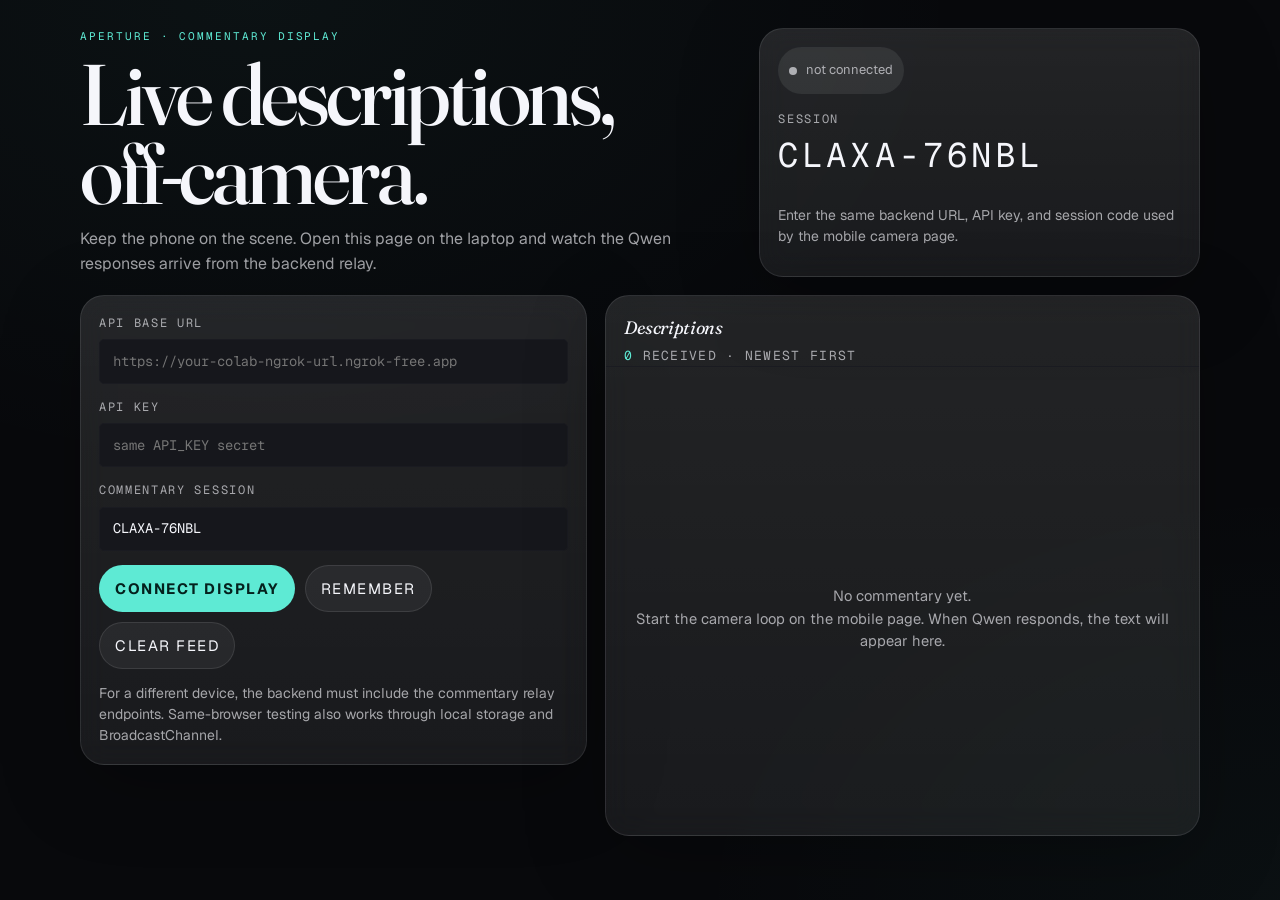
<file: commentary.html>
<!DOCTYPE html>
<html lang="en">
<head>
  <meta charset="UTF-8">
  <meta name="viewport" content="width=device-width, initial-scale=1.0, viewport-fit=cover">
  <meta name="theme-color" content="#08090c">
  <title>Aperture · Commentary Screen</title>
  <link rel="preconnect" href="https://fonts.googleapis.com">
  <link rel="preconnect" href="https://fonts.gstatic.com" crossorigin>
  <link href="https://fonts.googleapis.com/css2?family=Fraunces:opsz,wght@9..144,300..900&family=Geist:wght@100..900&family=Geist+Mono:wght@100..900&display=swap" rel="stylesheet">
  <link rel="stylesheet" href="style.css">
  <style>
    :root {
      color-scheme: dark;
      --bg: #08090c;
      --panel: rgba(255,255,255,.07);
      --panel-strong: rgba(255,255,255,.11);
      --text: #f5f6fb;
      --muted: rgba(245,246,251,.64);
      --soft: rgba(245,246,251,.10);
      --accent: #5eead4;
      --error: #fb7185;
    }
    * { box-sizing: border-box; }
    body {
      margin: 0;
      min-height: 100vh;
      font-family: Geist, system-ui, -apple-system, BlinkMacSystemFont, "Segoe UI", sans-serif;
      background:
        radial-gradient(circle at top left, rgba(94,234,212,.14), transparent 34rem),
        radial-gradient(circle at bottom right, rgba(168,85,247,.12), transparent 30rem),
        var(--bg);
      color: var(--text);
    }
    .commentary-page {
      width: min(1120px, calc(100% - 28px));
      margin: 0 auto;
      padding: 28px 0 42px;
    }
    .commentary-hero {
      display: grid;
      grid-template-columns: 1.2fr .8fr;
      gap: 18px;
      align-items: end;
      margin-bottom: 18px;
    }
    .eyebrow {
      font-family: "Geist Mono", ui-monospace, monospace;
      text-transform: uppercase;
      letter-spacing: .18em;
      font-size: 11px;
      color: var(--accent);
      margin: 0 0 10px;
    }
    h1 {
      margin: 0;
      font-family: Fraunces, Georgia, serif;
      font-size: clamp(38px, 7vw, 86px);
      line-height: .92;
      font-weight: 500;
      letter-spacing: -.04em;
    }
    .hero-sub {
      margin: 14px 0 0;
      color: var(--muted);
      font-size: 16px;
      line-height: 1.55;
      max-width: 680px;
    }
    .status-card, .config-card, .feed-card {
      border: 1px solid var(--soft);
      border-radius: 24px;
      background: linear-gradient(180deg, var(--panel-strong), var(--panel));
      box-shadow: 0 20px 80px rgba(0,0,0,.25);
      backdrop-filter: blur(14px);
    }
    .status-card {
      padding: 18px;
      align-self: stretch;
      display: grid;
      gap: 12px;
    }
    .status-pill {
      display: inline-flex;
      align-items: center;
      gap: 9px;
      width: fit-content;
      padding: 8px 11px;
      border-radius: 999px;
      background: rgba(255,255,255,.08);
      color: var(--muted);
      font-size: 13px;
    }
    .status-pill::before {
      content: "";
      width: 8px;
      height: 8px;
      border-radius: 999px;
      background: currentColor;
    }
    .status-pill[data-state="ok"] { color: var(--accent); }
    .status-pill[data-state="error"] { color: var(--error); }
    .session-big {
      font-family: "Geist Mono", ui-monospace, monospace;
      font-size: clamp(22px, 3vw, 34px);
      letter-spacing: .12em;
      word-break: break-word;
    }
    .grid {
      display: grid;
      grid-template-columns: .92fr 1.08fr;
      gap: 18px;
      align-items: start;
    }
    .config-card { padding: 18px; display: grid; gap: 14px; }
    .field { display: grid; gap: 7px; }
    label {
      color: var(--muted);
      font-size: 12px;
      text-transform: uppercase;
      letter-spacing: .14em;
      font-family: "Geist Mono", ui-monospace, monospace;
    }
    input {
      width: 100%;
      border: 1px solid var(--soft);
      border-radius: 14px;
      background: rgba(0,0,0,.28);
      color: var(--text);
      padding: 13px 14px;
      font: inherit;
      outline: none;
    }
    input:focus { border-color: rgba(94,234,212,.65); }
    .actions { display: flex; flex-wrap: wrap; gap: 10px; }
    .btn {
      border: 1px solid var(--soft);
      border-radius: 999px;
      padding: 11px 15px;
      background: rgba(255,255,255,.06);
      color: var(--text);
      font: inherit;
      cursor: pointer;
      text-decoration: none;
    }
    .btn-primary { background: var(--accent); color: #04211d; border-color: transparent; font-weight: 700; }
    .hint { color: var(--muted); line-height: 1.5; font-size: 14px; }
    .feed-card { min-height: 60vh; overflow: hidden; }
    .feed-head {
      display: flex;
      justify-content: space-between;
      align-items: start;
      gap: 12px;
      padding: 18px 18px 0;
    }
    .feed-title { margin: 0; font-size: 18px; letter-spacing: -.02em; }
    .feed-sub { margin: 4px 0 0; color: var(--muted); font-size: 13px; }
    .feed-list { display: grid; gap: 12px; padding: 18px; }
    .feed-empty {
      min-height: 48vh;
      display: grid;
      place-items: center;
      color: var(--muted);
      text-align: center;
      padding: 24px;
    }
    .feed-item {
      border: 1px solid var(--soft);
      border-radius: 18px;
      padding: 15px;
      background: rgba(0,0,0,.20);
    }
    .feed-item.is-newest { border-color: rgba(94,234,212,.5); box-shadow: 0 0 0 1px rgba(94,234,212,.16) inset; }
    .feed-meta {
      display: flex;
      flex-wrap: wrap;
      gap: 9px 12px;
      color: var(--muted);
      font-size: 12px;
      font-family: "Geist Mono", ui-monospace, monospace;
      margin-bottom: 10px;
    }
    .description { font-size: clamp(17px, 2vw, 22px); line-height: 1.55; }
    .error .description { color: var(--error); }
    @media (max-width: 840px) {
      .commentary-hero, .grid { grid-template-columns: 1fr; }
      .feed-card { min-height: 48vh; }
    }
  </style>
</head>
<body>
  <main class="commentary-page">
    <section class="commentary-hero">
      <div>
        <p class="eyebrow">aperture · commentary display</p>
        <h1>Live descriptions,<br>off-camera.</h1>
        <p class="hero-sub">Keep the phone on the scene. Open this page on the laptop and watch the Qwen responses arrive from the backend relay.</p>
      </div>
      <aside class="status-card">
        <div id="relayStatus" class="status-pill" data-state="idle">not connected</div>
        <div>
          <label>session</label>
          <div class="session-big" id="sessionReadout">—</div>
        </div>
        <div class="hint" id="statusDetail">Enter the same backend URL, API key, and session code used by the mobile camera page.</div>
      </aside>
    </section>

    <section class="grid">
      <aside class="config-card">
        <div class="field">
          <label for="apiUrl">API base URL</label>
          <input id="apiUrl" type="text" autocomplete="off" spellcheck="false" placeholder="https://your-colab-ngrok-url.ngrok-free.app">
        </div>
        <div class="field">
          <label for="apiKey">API key</label>
          <input id="apiKey" type="password" autocomplete="off" spellcheck="false" placeholder="same API_KEY secret">
        </div>
        <div class="field">
          <label for="sessionId">commentary session</label>
          <input id="sessionId" type="text" autocomplete="off" spellcheck="false" placeholder="example: A1BCD-Z9XYZ">
        </div>
        <div class="actions">
          <button class="btn btn-primary" id="connectBtn" type="button">connect display</button>
          <button class="btn" id="saveBtn" type="button">remember</button>
          <button class="btn" id="clearBtn" type="button">clear feed</button>
        </div>
        <p class="hint">For a different device, the backend must include the commentary relay endpoints. Same-browser testing also works through local storage and BroadcastChannel.</p>
      </aside>

      <section class="feed-card">
        <header class="feed-head">
          <div>
            <h2 class="feed-title">Descriptions</h2>
            <p class="feed-sub"><span id="feedCount">0</span> received · newest first</p>
          </div>
        </header>
        <div class="feed-list" id="feedList" aria-live="polite"></div>
        <div class="feed-empty" id="feedEmpty">
          <div>
            <p>No commentary yet.</p>
            <p class="hint">Start the camera loop on the mobile page. When Qwen responds, the text will appear here.</p>
          </div>
        </div>
      </section>
    </section>
  </main>

  <script src="commentary.js?v=4"></script>
</body>
</html>
</file>
<file: style.css>
/* ============================================================
   APERTURE — Frame Intelligence Console
   Aesthetic: surveillance ops + editorial design
   ============================================================ */

:root {
  /* Palette — deep, almost-black with cool undertones */
  --bg:           #08090c;
  --bg-deep:      #050609;
  --surface-1:    #101115;
  --surface-2:    #16171c;
  --surface-3:    #1d1e24;
  --border:       #25262d;
  --border-soft:  #1a1b21;
  --border-bright:#363740;

  /* Type */
  --text:         #ebecef;
  --text-mute:    #82838c;
  --text-faint:   #4a4b54;

  /* One precise accent — a refined teal that reads as "signal" */
  --accent:       #5eead4;
  --accent-deep:  #2dd4bf;
  --accent-glow:  rgba(94, 234, 212, 0.18);
  --accent-soft:  rgba(94, 234, 212, 0.08);

  /* Status */
  --success:      #4ade80;
  --warning:      #fbbf24;
  --error:        #f87171;

  /* Type stacks */
  --font-display: 'Fraunces', ui-serif, Georgia, serif;
  --font-body:    'Geist', ui-sans-serif, system-ui, sans-serif;
  --font-mono:    'Geist Mono', ui-monospace, 'SF Mono', Menlo, monospace;

  /* Radii — small and intentional, not friendly-app rounded */
  --r-xs: 3px;
  --r-sm: 5px;
  --r-md: 8px;
  --r-lg: 12px;

  /* Motion */
  --ease: cubic-bezier(.2, .7, .2, 1);
  --ease-out: cubic-bezier(.16, 1, .3, 1);
}

* { box-sizing: border-box; margin: 0; padding: 0; }

html { color-scheme: dark; -webkit-text-size-adjust: 100%; }

body {
  font-family: var(--font-body);
  font-size: 15px;
  line-height: 1.55;
  color: var(--text);
  background: var(--bg);
  font-feature-settings: 'cv11', 'ss01', 'ss03';
  -webkit-font-smoothing: antialiased;
  -moz-osx-font-smoothing: grayscale;
  min-height: 100dvh;
  overflow-x: hidden;
}

/* Subtle film-grain overlay for atmosphere */
.grain {
  position: fixed; inset: 0;
  pointer-events: none;
  z-index: 100;
  opacity: 0.025;
  background-image: url("data:image/svg+xml;utf8,<svg xmlns='http://www.w3.org/2000/svg' width='200' height='200'><filter id='n'><feTurbulence type='fractalNoise' baseFrequency='0.85' numOctaves='2' stitchTiles='stitch'/></filter><rect width='100%' height='100%' filter='url(%23n)'/></svg>");
}

/* Backdrop atmosphere — a faint vignette toward the edges */
body::before {
  content: ''; position: fixed; inset: 0; z-index: -1;
  background:
    radial-gradient(ellipse 1200px 800px at 20% 0%, rgba(94, 234, 212, 0.04), transparent 60%),
    radial-gradient(ellipse 1000px 700px at 100% 100%, rgba(94, 234, 212, 0.03), transparent 60%),
    var(--bg);
}

a { color: var(--accent); text-decoration: none; }
a:hover { text-decoration: underline; text-underline-offset: 3px; }

button, input, textarea, select {
  font: inherit; color: inherit;
}

/* ============================================================
   TOPBAR
   ============================================================ */

.topbar {
  display: flex; justify-content: space-between; align-items: center;
  gap: 1.5rem;
  padding: 1.25rem 2rem;
  border-bottom: 1px solid var(--border-soft);
  background: linear-gradient(to bottom, rgba(16, 17, 21, 0.6), transparent);
  backdrop-filter: blur(8px);
  -webkit-backdrop-filter: blur(8px);
  position: sticky; top: 0; z-index: 50;
}

.brand { display: flex; align-items: center; gap: 0.7rem; }
.brand-mark {
  width: 34px; height: 34px;
  display: grid; place-items: center;
  border: 1px solid var(--border);
  border-radius: var(--r-sm);
  color: var(--accent);
  background: var(--surface-1);
}
.brand-text { display: flex; flex-direction: column; line-height: 1.1; }
.brand-name {
  font-family: var(--font-display);
  font-weight: 500;
  font-size: 1.2rem;
  letter-spacing: -0.01em;
  font-style: italic;
}
.brand-tag {
  font-family: var(--font-mono);
  font-size: 0.65rem;
  color: var(--text-faint);
  text-transform: uppercase;
  letter-spacing: 0.15em;
  margin-top: 2px;
}

/* Connection status pill */
.pill {
  display: inline-flex; align-items: center; gap: 0.5rem;
  padding: 0.35rem 0.75rem;
  border: 1px solid var(--border);
  border-radius: 999px;
  background: var(--surface-1);
  font-family: var(--font-mono);
  font-size: 0.72rem;
  text-transform: uppercase;
  letter-spacing: 0.1em;
  color: var(--text-mute);
}
.pill-dot {
  width: 7px; height: 7px;
  border-radius: 50%;
  background: var(--text-faint);
  flex-shrink: 0;
}
.pill[data-state="ok"]      { color: var(--accent); border-color: rgba(94, 234, 212, 0.35); background: var(--accent-soft); }
.pill[data-state="ok"] .pill-dot { background: var(--accent); animation: pulse 1.6s ease-in-out infinite; }
.pill[data-state="loading"] { color: var(--warning); border-color: rgba(251, 191, 36, 0.3); }
.pill[data-state="loading"] .pill-dot { background: var(--warning); animation: pulse 1s ease-in-out infinite; }
.pill[data-state="error"]   { color: var(--error); border-color: rgba(248, 113, 113, 0.3); }
.pill[data-state="error"] .pill-dot { background: var(--error); }

@keyframes pulse {
  0%, 100% { box-shadow: 0 0 0 0 currentColor; opacity: 1; }
  50%      { box-shadow: 0 0 0 4px transparent; opacity: 0.5; }
}

/* ============================================================
   MODE SWITCH (description vs anpr)
   ============================================================ */

.mode-switch {
  display: flex;
  position: relative;
  background: var(--surface-1);
  border: 1px solid var(--border-soft);
  border-radius: var(--r-sm);
  padding: 3px;
}
.mode-btn {
  background: transparent;
  border: 0;
  padding: 0.5rem 1rem;
  cursor: pointer;
  display: flex;
  align-items: baseline;
  gap: 0.5rem;
  position: relative;
  z-index: 1;
  border-radius: var(--r-xs);
  color: var(--text-mute);
  transition: color 0.2s var(--ease);
  white-space: nowrap;
}
.mode-btn:hover { color: var(--text); }
.mode-btn.is-active { color: var(--bg-deep); }
.mode-btn-num {
  font-family: var(--font-mono);
  font-size: 0.6rem;
  letter-spacing: 0.18em;
  opacity: 0.75;
}
.mode-btn-label {
  font-family: var(--font-display);
  font-style: italic;
  font-size: 0.95rem;
  letter-spacing: -0.005em;
}
.mode-rail {
  position: absolute;
  top: 3px; bottom: 3px;
  background: var(--accent);
  border-radius: var(--r-xs);
  transition: left 0.32s var(--ease-out), width 0.32s var(--ease-out);
  z-index: 0;
  box-shadow: 0 4px 12px -4px var(--accent-glow);
}

/* ============================================================
   PAGE
   ============================================================ */

.page {
  max-width: 1320px;
  margin: 0 auto;
  padding: 3rem 2rem 6rem;
}

/* HERO */
.hero {
  margin-bottom: 3rem;
  max-width: 760px;
}
.hero-title {
  font-family: var(--font-display);
  font-weight: 350;
  font-size: clamp(2.2rem, 5.5vw, 3.6rem);
  line-height: 1.05;
  letter-spacing: -0.025em;
  margin-bottom: 1rem;
  font-variation-settings: 'opsz' 144;
}
.hero-title em {
  font-style: italic;
  color: var(--accent);
  font-weight: 300;
}
.hero-sub {
  color: var(--text-mute);
  font-size: 1.08rem;
  max-width: 580px;
}

/* CONFIG */
.config {
  background: var(--surface-1);
  border: 1px solid var(--border-soft);
  border-radius: var(--r-md);
  margin-bottom: 2rem;
  overflow: hidden;
}
.config-toggle {
  width: 100%;
  padding: 1rem 1.25rem;
  background: transparent;
  border: 0;
  display: flex; align-items: center; justify-content: space-between;
  cursor: pointer;
  text-align: left;
  transition: background 0.15s var(--ease);
}
.config-toggle:hover { background: var(--surface-2); }
.config-label {
  font-family: var(--font-mono);
  font-size: 0.72rem;
  text-transform: uppercase;
  letter-spacing: 0.18em;
  color: var(--text-mute);
}
.config-chev {
  color: var(--text-faint);
  font-size: 1rem;
  transition: transform 0.2s var(--ease);
}
.config-toggle[aria-expanded="false"] .config-chev { transform: rotate(-90deg); }

.config-body {
  display: grid;
  grid-template-columns: 1fr 1fr;
  gap: 1rem 1.25rem;
  padding: 0 1.25rem 1.25rem;
  border-top: 1px solid var(--border-soft);
  padding-top: 1.25rem;
}
.config-toggle[aria-expanded="false"] + .config-body { display: none; }

.field-actions {
  grid-column: 1 / -1;
  display: flex; align-items: center; gap: 0.75rem;
  flex-wrap: wrap;
}
.config-hint {
  font-family: var(--font-mono);
  font-size: 0.78rem;
  color: var(--text-mute);
}

/* ============================================================
   FIELDS / INPUTS
   ============================================================ */

.field { display: flex; flex-direction: column; gap: 0.4rem; }
.field-wide { grid-column: 1 / -1; }
.field-opt {
  font-family: var(--font-mono);
  font-size: 0.65rem;
  color: var(--text-faint);
  text-transform: uppercase;
  letter-spacing: 0.1em;
  margin-left: 0.4rem;
}

label {
  font-family: var(--font-mono);
  font-size: 0.72rem;
  text-transform: uppercase;
  letter-spacing: 0.12em;
  color: var(--text-mute);
}

input[type="text"],
input[type="password"],
input[type="number"],
select,
textarea {
  background: var(--surface-2);
  border: 1px solid var(--border-soft);
  border-radius: var(--r-sm);
  padding: 0.65rem 0.8rem;
  color: var(--text);
  font-family: var(--font-mono);
  font-size: 0.86rem;
  transition: border-color 0.15s var(--ease), background 0.15s var(--ease);
  width: 100%;
}
input:focus, select:focus, textarea:focus {
  outline: none;
  border-color: var(--accent);
  background: var(--surface-1);
  box-shadow: 0 0 0 3px var(--accent-soft);
}
textarea {
  font-family: var(--font-body);
  font-size: 0.92rem;
  line-height: 1.5;
  resize: vertical;
  min-height: 4em;
}

/* Range slider */
input[type="range"] {
  -webkit-appearance: none; appearance: none;
  background: transparent;
  padding: 0; height: 30px;
  width: 100%;
}
input[type="range"]::-webkit-slider-runnable-track {
  height: 3px; background: var(--surface-3);
  border-radius: 999px;
}
input[type="range"]::-moz-range-track {
  height: 3px; background: var(--surface-3);
  border-radius: 999px;
}
input[type="range"]::-webkit-slider-thumb {
  -webkit-appearance: none; appearance: none;
  width: 16px; height: 16px;
  background: var(--accent);
  border-radius: 50%;
  margin-top: -6.5px;
  box-shadow: 0 0 0 4px var(--accent-soft);
  transition: transform 0.15s var(--ease);
}
input[type="range"]::-webkit-slider-thumb:hover { transform: scale(1.15); }
input[type="range"]::-moz-range-thumb {
  width: 16px; height: 16px;
  background: var(--accent);
  border: 0; border-radius: 50%;
  box-shadow: 0 0 0 4px var(--accent-soft);
  cursor: pointer;
}

select {
  appearance: none; -webkit-appearance: none;
  background-image: url("data:image/svg+xml;utf8,<svg xmlns='http://www.w3.org/2000/svg' width='10' height='6' viewBox='0 0 10 6'><path fill='%2382838c' d='M0 0l5 6 5-6z'/></svg>");
  background-repeat: no-repeat;
  background-position: calc(100% - 0.8rem) center;
  padding-right: 2rem;
  cursor: pointer;
}

/* Camera picker: dropdown + flip button side-by-side */
.camera-picker {
  display: flex;
  gap: 0.5rem;
  align-items: stretch;
}
.camera-picker select { flex: 1; min-width: 0; }
.btn-flip {
  display: grid;
  place-items: center;
  width: 42px;
  flex-shrink: 0;
  background: var(--surface-2);
  border: 1px solid var(--border-soft);
  border-radius: var(--r-sm);
  color: var(--text-mute);
  cursor: pointer;
  transition: all 0.18s var(--ease);
}
.btn-flip:hover:not(:disabled) {
  background: var(--surface-3);
  border-color: var(--accent);
  color: var(--accent);
  transform: rotate(180deg);
}
.btn-flip:disabled {
  opacity: 0.35;
  cursor: not-allowed;
}
.btn-flip:focus-visible {
  outline: none;
  box-shadow: 0 0 0 3px var(--accent-soft);
}

/* ============================================================
   BUTTONS — distinctive, sharp
   ============================================================ */

.btn {
  display: inline-flex; align-items: center; gap: 0.5rem;
  padding: 0.65rem 1.1rem;
  border: 1px solid transparent;
  border-radius: var(--r-sm);
  font-family: var(--font-mono);
  font-size: 0.78rem;
  text-transform: uppercase;
  letter-spacing: 0.1em;
  font-weight: 500;
  cursor: pointer;
  transition: all 0.18s var(--ease);
  white-space: nowrap;
  background: transparent;
  color: var(--text);
}
.btn:disabled { opacity: 0.35; cursor: not-allowed; }
.btn:focus-visible {
  outline: none;
  box-shadow: 0 0 0 3px var(--accent-soft);
}

.btn-primary {
  background: var(--text);
  color: var(--bg);
  border-color: var(--text);
}
.btn-primary:hover:not(:disabled) {
  background: var(--accent);
  border-color: var(--accent);
  color: var(--bg-deep);
  box-shadow: 0 8px 24px -8px var(--accent-glow);
}

.btn-accent {
  background: var(--accent);
  color: var(--bg-deep);
  border-color: var(--accent);
  font-weight: 600;
}
.btn-accent:hover:not(:disabled) {
  background: var(--accent-deep);
  border-color: var(--accent-deep);
  box-shadow: 0 8px 24px -8px var(--accent-glow);
  transform: translateY(-1px);
}
.btn-accent.is-active {
  background: var(--error);
  border-color: var(--error);
  color: var(--bg-deep);
  animation: live 1.6s ease-in-out infinite;
}
@keyframes live {
  0%, 100% { box-shadow: 0 0 0 0 rgba(248, 113, 113, 0.4); }
  50%      { box-shadow: 0 0 0 6px rgba(248, 113, 113, 0); }
}

.btn-secondary {
  background: var(--surface-2);
  border-color: var(--border);
  color: var(--text);
}
.btn-secondary:hover:not(:disabled) {
  background: var(--surface-3);
  border-color: var(--border-bright);
}

.btn-ghost {
  background: transparent;
  border-color: var(--border-soft);
  color: var(--text-mute);
}
.btn-ghost:hover:not(:disabled) {
  background: var(--surface-2);
  color: var(--text);
  border-color: var(--border);
}

.btn-large { padding: 0.85rem 1.5rem; font-size: 0.82rem; }
.btn-small { padding: 0.4rem 0.75rem; font-size: 0.7rem; }

.btn-icon {
  font-family: var(--font-mono);
  font-size: 1.1em;
  margin-right: 0.2rem;
}

.action-row {
  display: flex; align-items: center; gap: 0.6rem;
  flex-wrap: wrap;
  margin-top: 1rem;
}
.action-divider {
  flex: 1;
  border-top: 1px dashed var(--border-soft);
  margin: 0 0.4rem;
  min-width: 1rem;
}

/* ============================================================
   WORKSPACE LAYOUT
   ============================================================ */

.workspace {
  display: grid;
  grid-template-columns: 1fr 380px;
  gap: 1.5rem;
}

.panel {
  background: var(--surface-1);
  border: 1px solid var(--border-soft);
  border-radius: var(--r-md);
  overflow: hidden;
  display: flex; flex-direction: column;
}

.panel-primary { padding: 0; }
.panel-feed { padding: 0; min-height: 600px; }

/* ============================================================
   TABS
   ============================================================ */

.tabs {
  display: flex;
  position: relative;
  border-bottom: 1px solid var(--border-soft);
  background: var(--bg-deep);
}
.tab {
  flex: 1;
  padding: 1.1rem 1.25rem;
  background: transparent;
  border: 0;
  cursor: pointer;
  display: flex; flex-direction: column; gap: 0.2rem;
  align-items: flex-start;
  text-align: left;
  position: relative;
  transition: background 0.15s var(--ease);
  color: var(--text-mute);
}
.tab:hover { color: var(--text); background: var(--surface-2); }
.tab.is-active { color: var(--text); }

.tab-num {
  font-family: var(--font-mono);
  font-size: 0.65rem;
  letter-spacing: 0.15em;
  color: var(--text-faint);
}
.tab-label {
  font-family: var(--font-display);
  font-size: 1.05rem;
  font-weight: 400;
  font-style: italic;
  letter-spacing: -0.01em;
}
.tab-rail {
  position: absolute;
  bottom: -1px; left: 0;
  height: 2px;
  background: var(--accent);
  transition: left 0.32s var(--ease-out), width 0.32s var(--ease-out);
  box-shadow: 0 0 12px var(--accent-glow);
}

.tabpanel {
  padding: 1.5rem;
  display: none;
  animation: tab-in 0.3s var(--ease-out);
}
.tabpanel.is-active { display: block; }
@keyframes tab-in {
  from { opacity: 0; transform: translateY(4px); }
  to   { opacity: 1; transform: translateY(0); }
}

/* ============================================================
   DROPZONE
   ============================================================ */

.dropzone {
  display: block;
  position: relative;
  border: 1.5px dashed var(--border-bright);
  border-radius: var(--r-md);
  background: var(--bg-deep);
  cursor: pointer;
  transition: border-color 0.18s var(--ease), background 0.18s var(--ease);
  min-height: 320px;
  display: grid; place-items: center;
  overflow: hidden;
}
.dropzone:hover, .dropzone.is-drag {
  border-color: var(--accent);
  background: var(--accent-soft);
}
.dropzone-empty {
  text-align: center;
  color: var(--text-mute);
  padding: 2rem;
}
.dropzone-empty svg { color: var(--text-faint); margin-bottom: 1rem; }
.dropzone-title { font-size: 1rem; color: var(--text); margin-bottom: 0.4rem; }
.dropzone-title u { color: var(--accent); text-decoration-thickness: 1px; }
.dropzone-sub {
  font-family: var(--font-mono);
  font-size: 0.72rem;
  color: var(--text-faint);
  text-transform: uppercase;
  letter-spacing: 0.1em;
}
#imagePreview {
  width: 100%;
  height: 100%;
  max-height: 480px;
  object-fit: contain;
  display: block;
}

/* ============================================================
   VIDEO FRAME
   ============================================================ */

.video-frame {
  position: relative;
  width: 100%;
  aspect-ratio: 16 / 9;
  background: #000;
  border: 1px solid var(--border-soft);
  border-radius: var(--r-md);
  overflow: hidden;
}
.video-frame-cctv { margin-top: 1rem; }
.video-frame video {
  width: 100%; height: 100%;
  object-fit: contain;
  background: #000;
}
.video-empty {
  position: absolute; inset: 0;
  display: grid; place-items: center;
  text-align: center;
  color: var(--text-mute);
  background:
    repeating-linear-gradient(
      45deg, transparent, transparent 12px,
      rgba(255,255,255,0.012) 12px, rgba(255,255,255,0.012) 24px
    ),
    var(--bg-deep);
}
.video-empty p { font-size: 0.95rem; }
.video-empty p + p { margin-top: 0.4rem; }
.video-empty-hint {
  font-family: var(--font-mono);
  font-size: 0.72rem;
  color: var(--text-faint);
  text-transform: uppercase;
  letter-spacing: 0.1em;
}
.video-overlay {
  position: absolute;
  top: 0.75rem; left: 0.75rem;
  display: flex; align-items: center; gap: 0.5rem;
  padding: 0.35rem 0.7rem;
  background: rgba(8, 9, 12, 0.7);
  backdrop-filter: blur(10px);
  -webkit-backdrop-filter: blur(10px);
  border: 1px solid rgba(94, 234, 212, 0.3);
  border-radius: var(--r-xs);
  font-family: var(--font-mono);
  font-size: 0.72rem;
  text-transform: uppercase;
  letter-spacing: 0.1em;
  color: var(--text);
  z-index: 5;
}
.overlay-dot {
  width: 7px; height: 7px;
  background: var(--error);
  border-radius: 50%;
  animation: pulse 1.4s ease-in-out infinite;
}

/* Prompt block */
.prompt-block {
  margin-top: 1.25rem;
  display: flex; flex-direction: column; gap: 0.4rem;
}

.control-grid {
  display: grid;
  grid-template-columns: 1fr 1fr;
  gap: 1rem 1.25rem;
  margin-top: 1.25rem;
}
.control-grid-rtsp {
  grid-template-columns: 1fr 1fr;
  margin-top: 1rem;
}

/* Warning callout */
.warning-callout {
  background: rgba(251, 191, 36, 0.05);
  border: 1px solid rgba(251, 191, 36, 0.2);
  border-radius: var(--r-sm);
  padding: 0.7rem 0.9rem;
  margin-bottom: 1.25rem;
  color: var(--text-mute);
  font-size: 0.85rem;
}
.warning-callout summary {
  cursor: pointer;
  font-family: var(--font-mono);
  font-size: 0.74rem;
  text-transform: uppercase;
  letter-spacing: 0.1em;
  color: var(--warning);
  list-style: none;
}
.warning-callout summary::before {
  content: '+ ';
  font-family: var(--font-mono);
}
.warning-callout[open] summary::before { content: '− '; }
.warning-callout p { margin-top: 0.5rem; line-height: 1.5; }

/* ============================================================
   FEED (descriptions)
   ============================================================ */

.feed-head {
  display: flex; justify-content: space-between; align-items: flex-start;
  padding: 1.25rem 1.25rem 1rem;
  border-bottom: 1px solid var(--border-soft);
}
.feed-title {
  font-family: var(--font-display);
  font-style: italic;
  font-weight: 400;
  font-size: 1.1rem;
  letter-spacing: -0.01em;
}
.feed-sub {
  font-family: var(--font-mono);
  font-size: 0.7rem;
  color: var(--text-faint);
  text-transform: uppercase;
  letter-spacing: 0.1em;
  margin-top: 0.25rem;
}
#feedCount { color: var(--accent); }

.feed-list {
  flex: 1;
  padding: 0.75rem;
  overflow-y: auto;
  max-height: 720px;
  display: flex;
  flex-direction: column;
  gap: 0.6rem;
}
.feed-list::-webkit-scrollbar { width: 4px; }
.feed-list::-webkit-scrollbar-track { background: transparent; }
.feed-list::-webkit-scrollbar-thumb {
  background: var(--surface-3);
  border-radius: 999px;
}
.feed-list::-webkit-scrollbar-thumb:hover { background: var(--border-bright); }

.feed-empty {
  flex: 1;
  display: grid; place-items: center;
  text-align: center;
  color: var(--text-faint);
  padding: 2rem;
}
.feed-empty p { font-size: 0.92rem; }
.feed-empty-hint {
  font-family: var(--font-mono);
  font-size: 0.7rem;
  text-transform: uppercase;
  letter-spacing: 0.1em;
  margin-top: 0.4rem;
}

.feed-item {
  position: relative;
  background: var(--surface-2);
  border: 1px solid var(--border-soft);
  border-left: 2px solid var(--accent);
  border-radius: var(--r-sm);
  padding: 0.75rem 0.9rem;
  animation: feed-in 0.4s var(--ease-out);
}
.feed-item.is-newest {
  border-left-color: var(--accent);
  box-shadow: 0 0 0 1px var(--accent-soft), 0 8px 24px -8px var(--accent-glow);
}
.feed-item.src-image   { border-left-color: var(--success); }
.feed-item.src-webcam  { border-left-color: var(--accent); }
.feed-item.src-cctv    { border-left-color: var(--warning); }
.feed-item.src-error   { border-left-color: var(--error); }

@keyframes feed-in {
  from { opacity: 0; transform: translateY(-8px); }
  to   { opacity: 1; transform: translateY(0); }
}

.feed-item-head {
  display: flex; justify-content: space-between; align-items: center;
  margin-bottom: 0.5rem;
  font-family: var(--font-mono);
  font-size: 0.68rem;
  text-transform: uppercase;
  letter-spacing: 0.1em;
}
.feed-item-time { color: var(--text-faint); }
.feed-item-source {
  color: var(--text-mute);
  background: var(--surface-3);
  padding: 0.15rem 0.45rem;
  border-radius: var(--r-xs);
}
.feed-item-body {
  font-size: 0.9rem;
  line-height: 1.5;
  color: var(--text);
}
.feed-item.src-error .feed-item-body { color: var(--error); }
.feed-item-foot {
  display: flex; gap: 0.75rem;
  margin-top: 0.6rem;
  font-family: var(--font-mono);
  font-size: 0.65rem;
  color: var(--text-faint);
  text-transform: uppercase;
  letter-spacing: 0.1em;
}
.feed-item-foot span::before { content: ''; }
.feed-item-foot .stat-key { color: var(--text-faint); }
.feed-item-foot .stat-val { color: var(--text-mute); }

/* ============================================================
   STATS STRIP
   ============================================================ */

.stats {
  display: grid;
  grid-template-columns: repeat(6, 1fr);
  gap: 1px;
  margin-top: 2rem;
  background: var(--border-soft);
  border: 1px solid var(--border-soft);
  border-radius: var(--r-md);
  overflow: hidden;
}
.stat {
  background: var(--surface-1);
  padding: 0.85rem 1rem;
  display: flex; flex-direction: column; gap: 0.25rem;
  min-width: 0;
}
.stat-label {
  font-family: var(--font-mono);
  font-size: 0.62rem;
  text-transform: uppercase;
  letter-spacing: 0.18em;
  color: var(--text-faint);
}
.stat-value {
  font-size: 1rem;
  color: var(--text);
  font-feature-settings: 'tnum';
  white-space: nowrap;
  overflow: hidden;
  text-overflow: ellipsis;
}
.mono { font-family: var(--font-mono); }

/* ============================================================
   SIGNOFF — credit + github + meta
   ============================================================ */

.signoff {
  margin-top: 5rem;
  position: relative;
}

/* Hairline divider with a small ornament centered on it.
   The trick is two pseudo-borders flanking the mark so the ornament
   "sits on" the line rather than below it. */
.signoff-rule {
  position: relative;
  height: 1px;
  background: linear-gradient(
    to right,
    transparent 0%,
    var(--border-soft) 15%,
    var(--border) 50%,
    var(--border-soft) 85%,
    transparent 100%
  );
  margin-bottom: 3rem;
}
.signoff-mark {
  position: absolute;
  top: 50%;
  left: 50%;
  transform: translate(-50%, -50%);
  background: var(--bg);
  padding: 0 0.85rem;
  font-size: 0.65rem;
  color: var(--accent);
  letter-spacing: 0;
  user-select: none;
}

.signoff-grid {
  display: grid;
  grid-template-columns: 1fr auto;
  gap: 3rem;
  align-items: end;
}

/* Credit block — the main visual moment */
.signoff-eyebrow {
  font-family: var(--font-mono);
  font-size: 0.65rem;
  text-transform: uppercase;
  letter-spacing: 0.22em;
  color: var(--text-faint);
  margin-bottom: 0.6rem;
}
.signoff-title {
  font-family: var(--font-display);
  font-weight: 350;
  font-size: clamp(1.6rem, 3vw, 2.1rem);
  line-height: 1.1;
  letter-spacing: -0.02em;
  color: var(--text);
  margin-bottom: 1rem;
  font-variation-settings: 'opsz' 144;
}
.signoff-title em {
  font-style: italic;
  color: var(--accent);
  font-weight: 400;
  /* a touch of optical compensation — italics often need it */
  margin-left: 0.05em;
}

/* GitHub link — distinct interaction */
.signoff-github {
  display: inline-flex;
  align-items: center;
  gap: 0.6rem;
  padding: 0.55rem 0.9rem;
  background: var(--surface-1);
  border: 1px solid var(--border);
  border-radius: var(--r-sm);
  font-family: var(--font-mono);
  font-size: 0.78rem;
  color: var(--text-mute);
  text-decoration: none;
  transition: all 0.22s var(--ease);
  position: relative;
  overflow: hidden;
}
.signoff-github::before {
  content: '';
  position: absolute;
  inset: 0;
  background: linear-gradient(
    120deg,
    transparent 0%,
    var(--accent-soft) 50%,
    transparent 100%
  );
  opacity: 0;
  transition: opacity 0.3s var(--ease);
  pointer-events: none;
}
.signoff-github:hover {
  color: var(--accent);
  border-color: var(--accent);
  background: var(--surface-2);
  text-decoration: none;
  transform: translateY(-1px);
}
.signoff-github:hover::before { opacity: 1; }
.signoff-github:hover .signoff-arrow {
  transform: translate(2px, -2px);
}
.signoff-handle { position: relative; z-index: 1; }
.signoff-arrow {
  font-family: var(--font-mono);
  color: var(--text-faint);
  transition: transform 0.22s var(--ease), color 0.22s var(--ease);
  position: relative;
  z-index: 1;
}
.signoff-github:hover .signoff-arrow { color: var(--accent); }

/* Meta column — system metadata in dl form, like a colophon */
.signoff-meta {
  display: flex;
  flex-direction: column;
  align-items: flex-end;
  gap: 1.5rem;
  text-align: right;
}
.signoff-meta-list {
  display: flex;
  flex-direction: column;
  gap: 0.55rem;
  font-family: var(--font-mono);
  font-size: 0.72rem;
}
.signoff-meta-list > div {
  display: flex;
  gap: 0.75rem;
  align-items: baseline;
  justify-content: flex-end;
}
.signoff-meta-list dt {
  color: var(--text-faint);
  text-transform: uppercase;
  letter-spacing: 0.15em;
  font-size: 0.62rem;
}
.signoff-meta-list dd {
  color: var(--text);
  letter-spacing: 0.04em;
}

.signoff-docs {
  display: inline-flex;
  align-items: center;
  gap: 0.4rem;
  font-family: var(--font-mono);
  font-size: 0.7rem;
  text-transform: uppercase;
  letter-spacing: 0.14em;
  color: var(--text-mute);
  text-decoration: none;
  transition: color 0.18s var(--ease);
}
.signoff-docs:hover {
  color: var(--accent);
  text-decoration: none;
}
.signoff-docs:hover .signoff-arrow {
  transform: translate(2px, -2px);
  color: var(--accent);
}

/* ============================================================
   DETECTION OVERLAY (ANPR mode)
   ============================================================ */

/* Sits on top of <video> or <img> inside .video-frame / .dropzone.
   Pointer-events none so the underlying media still receives clicks. */
.detection-overlay {
  position: absolute;
  inset: 0;
  width: 100%;
  height: 100%;
  pointer-events: none;
  z-index: 4;
  display: none;
}
.video-frame, .dropzone {
  position: relative;  /* anchor for the absolute overlay */
}
/* Show overlays only in ANPR mode */
body[data-mode="anpr"] .detection-overlay {
  display: block;
}

/* ============================================================
   PLATE CARDS (right-side panel, ANPR mode)
   ============================================================ */

.plate-item {
  background: var(--surface-2);
  border: 1px solid var(--border-soft);
  border-left: 2px solid var(--accent);
  border-radius: var(--r-sm);
  padding: 0.75rem 0.9rem;
  display: grid;
  grid-template-columns: auto 1fr;
  gap: 0.75rem;
  align-items: center;
  animation: feed-in 0.4s var(--ease-out);
}
.plate-item.is-newest {
  border-left-color: var(--accent);
  box-shadow: 0 0 0 1px var(--accent-soft), 0 8px 24px -8px var(--accent-glow);
}
.plate-thumb {
  width: 56px;
  height: 36px;
  background: var(--bg-deep);
  border-radius: var(--r-xs);
  overflow: hidden;
  flex-shrink: 0;
  border: 1px solid var(--border);
}
.plate-thumb img {
  width: 100%;
  height: 100%;
  object-fit: cover;
  display: block;
}
.plate-info {
  min-width: 0;  /* allow truncation */
}
.plate-text {
  font-family: var(--font-mono);
  font-size: 0.95rem;
  font-weight: 600;
  color: var(--text);
  letter-spacing: 0.05em;
  word-break: break-all;
}
.plate-meta {
  display: flex;
  gap: 0.7rem;
  margin-top: 0.3rem;
  font-family: var(--font-mono);
  font-size: 0.62rem;
  text-transform: uppercase;
  letter-spacing: 0.1em;
  color: var(--text-faint);
}
.plate-meta-time { color: var(--text-mute); }
.plate-meta-conf { color: var(--accent); }

/* Mode-toggle helpers — anything tagged with data-mode-show is hidden when
   the body's data-mode doesn't match */
body:not([data-mode="describe"]) [data-mode-show="describe"] { display: none !important; }
body:not([data-mode="anpr"])     [data-mode-show="anpr"]     { display: none !important; }

/* Hide the [data-mode] sub-spans inside hero text when not active */
body:not([data-mode="describe"]) [data-mode-text] [data-mode="describe"] { display: none; }
body:not([data-mode="anpr"])     [data-mode-text] [data-mode="anpr"]     { display: none; }
body[data-mode="describe"] [data-mode-text] [data-mode="describe"] { display: inline; }
body[data-mode="anpr"]     [data-mode-text] [data-mode="anpr"]     { display: inline; }
body[data-mode="describe"] [data-mode-text] [data-mode="anpr"]     { display: none; }
body[data-mode="anpr"]     [data-mode-text] [data-mode="describe"] { display: none; }

/* ============================================================
   RESPONSIVE
   ============================================================ */

@media (max-width: 1024px) {
  .workspace {
    grid-template-columns: 1fr;
  }
  .panel-feed { min-height: 400px; }
  .feed-list { max-height: 480px; }
  .stats { grid-template-columns: repeat(3, 1fr); }
}

@media (max-width: 720px) {
  .topbar {
    padding: 1rem 1.25rem;
    flex-wrap: wrap;
    gap: 0.75rem;
  }
  .mode-switch {
    order: 3;          /* drop to second row */
    flex-basis: 100%;
    justify-content: center;
  }
  .mode-btn { flex: 1; justify-content: center; }
  .brand-name { font-size: 1.05rem; }
  .brand-tag { font-size: 0.6rem; }

  .page { padding: 1.5rem 1.25rem 4rem; }
  .hero { margin-bottom: 2rem; }

  .config-body { grid-template-columns: 1fr; }

  .control-grid, .control-grid-rtsp {
    grid-template-columns: 1fr;
  }

  .tabpanel { padding: 1.1rem; }

  .tab { padding: 0.85rem 0.75rem; }
  .tab-label { font-size: 0.92rem; }

  .action-row .btn { flex: 1; justify-content: center; }
  .action-divider { display: none; }

  .stats { grid-template-columns: repeat(2, 1fr); }

  /* Signoff stacks and re-aligns on mobile */
  .signoff { margin-top: 3.5rem; }
  .signoff-grid {
    grid-template-columns: 1fr;
    gap: 2rem;
    align-items: start;
  }
  .signoff-meta {
    align-items: flex-start;
    text-align: left;
    border-top: 1px solid var(--border-soft);
    padding-top: 1.5rem;
    width: 100%;
  }
  .signoff-meta-list > div { justify-content: flex-start; }
}

@media (max-width: 480px) {
  .hero-title { font-size: 2rem; }
  .stats { grid-template-columns: 1fr 1fr; }
  .stat-value { font-size: 0.9rem; }
}

/* Reduced motion */
@media (prefers-reduced-motion: reduce) {
  *, *::before, *::after {
    animation-duration: 0.01ms !important;
    animation-iteration-count: 1 !important;
    transition-duration: 0.01ms !important;
  }
}

/* ============================================================
   Diagnostics panel (?debug=1)
   ============================================================ */

#diagPanel {
  position: fixed;
  bottom: 1rem;
  right: 1rem;
  width: 320px;
  max-width: calc(100vw - 2rem);
  background: rgba(8, 9, 12, 0.96);
  border: 1px solid var(--accent);
  border-radius: var(--r-md);
  padding: 0.85rem;
  z-index: 200;
  box-shadow: 0 12px 40px -8px rgba(0, 0, 0, 0.6), 0 0 0 1px var(--accent-soft);
  font-family: var(--font-mono);
  font-size: 0.7rem;
  backdrop-filter: blur(12px);
  -webkit-backdrop-filter: blur(12px);
}
.diag-head {
  display: flex;
  justify-content: space-between;
  align-items: center;
  margin-bottom: 0.6rem;
  padding-bottom: 0.5rem;
  border-bottom: 1px solid var(--border);
}
.diag-title {
  color: var(--accent);
  text-transform: uppercase;
  letter-spacing: 0.18em;
}
.diag-count { color: var(--text-mute); }
.diag-thumbs {
  display: grid;
  grid-template-columns: repeat(3, 1fr);
  gap: 0.3rem;
}
.diag-thumb {
  position: relative;
  aspect-ratio: 16 / 9;
  background: var(--surface-2);
  border-radius: var(--r-xs);
  overflow: hidden;
}
.diag-thumb img {
  width: 100%;
  height: 100%;
  object-fit: cover;
  display: block;
}
.diag-thumb-meta {
  position: absolute;
  bottom: 0;
  left: 0;
  right: 0;
  padding: 2px 4px;
  background: linear-gradient(to top, rgba(0,0,0,0.85), transparent);
  display: flex;
  justify-content: space-between;
  font-size: 0.55rem;
  color: var(--text);
  text-transform: uppercase;
  letter-spacing: 0.04em;
}
.diag-hint {
  margin-top: 0.6rem;
  padding-top: 0.5rem;
  border-top: 1px solid var(--border);
  color: var(--text-mute);
  font-family: var(--font-body);
  font-size: 0.72rem;
  line-height: 1.4;
}

@media (max-width: 480px) {
  #diagPanel {
    width: calc(100vw - 1rem);
    right: 0.5rem;
    bottom: 0.5rem;
  }
}
</file>
